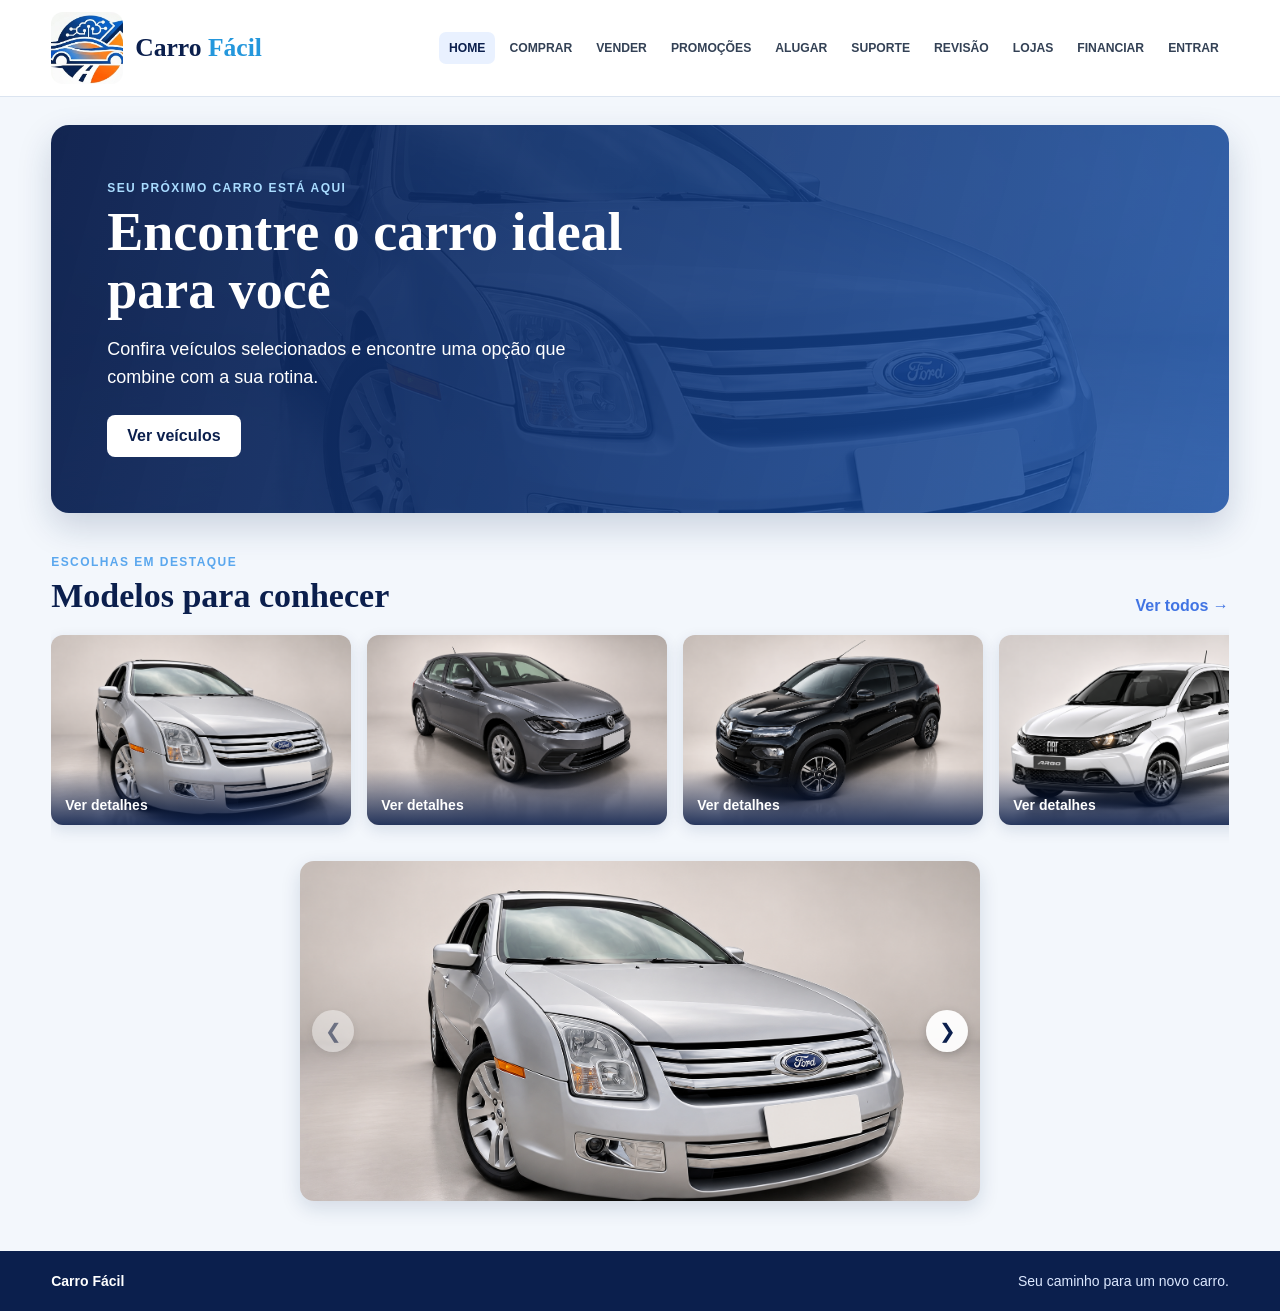
<file: index.html>
<!DOCTYPE html>
<html lang="pt-BR">
<head>
    <meta charset="UTF-8">
    <meta name="viewport" content="width=device-width, initial-scale=1.0">
    <meta name="description" content="Carro Fácil: encontre seu próximo veículo com praticidade e segurança.">
    <link rel="stylesheet" href="css/estilos.css">
    <title>Carro Fácil | Encontre seu próximo carro</title>
</head>
<body>
    <header class="cabecalho">
        <a class="identidade" href="index.html" aria-label="Carro Fácil - Página inicial">
            <span class="logo"><img src="img/Gemini_Generated_Image_7qf4hd7qf4hd7qf4sitecarro.jpg" alt=""></span>
            <span class="nome-empresa"><span>Carro</span> <span>Fácil</span></span>
        </a>
        <nav aria-label="Navegação principal">
            <a class="menuativo" href="index.html" aria-current="page">Home</a>
            <a href="comprar.html">Comprar</a><a href="vender.html">Vender</a><a href="promoções.html">Promoções</a>
            <a href="alugar.html">Alugar</a><a href="suporte.html">Suporte</a><a href="revisão.html">Revisão</a>
            <a href="lojas.html">Lojas</a><a href="financiar.html">Financiar</a><a href="entrar.html">Entrar</a>
        </nav>
    </header>
    <main>
        <section class="apresentacao" aria-labelledby="titulo-principal">
            <div>
                <p class="sobretitulo">SEU PRÓXIMO CARRO ESTÁ AQUI</p>
                <h1 id="titulo-principal">Encontre o carro ideal para você</h1>
                <p>Confira veículos selecionados e encontre uma opção que combine com a sua rotina.</p>
                <a class="botao-principal" href="comprar.html">Ver veículos</a>
            </div>
        </section>
        <section class="destaques" aria-labelledby="titulo-destaques">
            <div class="titulo-secao">
                <div><p class="sobretitulo">ESCOLHAS EM DESTAQUE</p><h2 id="titulo-destaques">Modelos para conhecer</h2></div>
                <a class="link-simples" href="comprar.html">Ver todos →</a>
            </div>
            <div class="imagens" aria-label="Modelos em destaque; role horizontalmente para ver mais">
                <a href="comprar.html#carro-1"><img src="img/veiculo-01-estudio.png" alt="Carro prata em destaque"><span>Ver detalhes</span></a>
                <a href="comprar.html#carro-2"><img src="img/veiculo-02-estudio.png" alt="Carro cinza em exposição"><span>Ver detalhes</span></a>
                <a href="comprar.html#carro-3"><img src="img/veiculo-03-estudio.png" alt="Carro preto em exposição"><span>Ver detalhes</span></a>
                <a href="comprar.html#carro-4"><img src="img/veiculo-04-estudio.png" alt="Carro branco em fundo claro"><span>Ver detalhes</span></a>
                <a href="comprar.html#carro-5"><img src="img/veiculo-05-estudio.png" alt="SUV vermelho"><span>Ver detalhes</span></a>
                <a href="comprar.html#carro-6"><img src="img/veiculo-06-estudio.png" alt="SUV branco"><span>Ver detalhes</span></a>
                <a href="comprar.html#carro-7"><img src="img/veiculo-07-estudio.png" alt="Sedã prata"><span>Ver detalhes</span></a>
                <a href="comprar.html#carro-8"><img src="img/veiculo-08-estudio.png" alt="SUV prata em exposição"><span>Ver detalhes</span></a>
                <a href="comprar.html#carro-9"><img src="img/veiculo-09-estudio.png" alt="SUV azul"><span>Ver detalhes</span></a>
                <a href="comprar.html#carro-10"><img src="img/veiculo-10-estudio.png" alt="Carro preto visto de frente"><span>Ver detalhes</span></a>
            </div>
        </section>
        <section class="carrossel-informacoes" aria-label="Mais opções de veículos">
            <button class="seta-carrossel anterior" type="button" aria-label="Imagem anterior" disabled>&#10094;</button>
            <div class="informacoes">
                <a href="comprar.html#carro-1"><img src="img/veiculo-01-estudio.png" alt="Ver detalhes do carro prata"></a>
                <a href="comprar.html#carro-2"><img src="img/veiculo-02-estudio.png" alt="Ver detalhes do carro cinza"></a>
            </div>
            <button class="seta-carrossel proxima" type="button" aria-label="Próxima imagem">&#10095;</button>
        </section>
    </main>
    <footer><span>Carro Fácil</span><span>Seu caminho para um novo carro.</span></footer>
    <script src="js/script.js"></script>
</body>
</html>
</file>
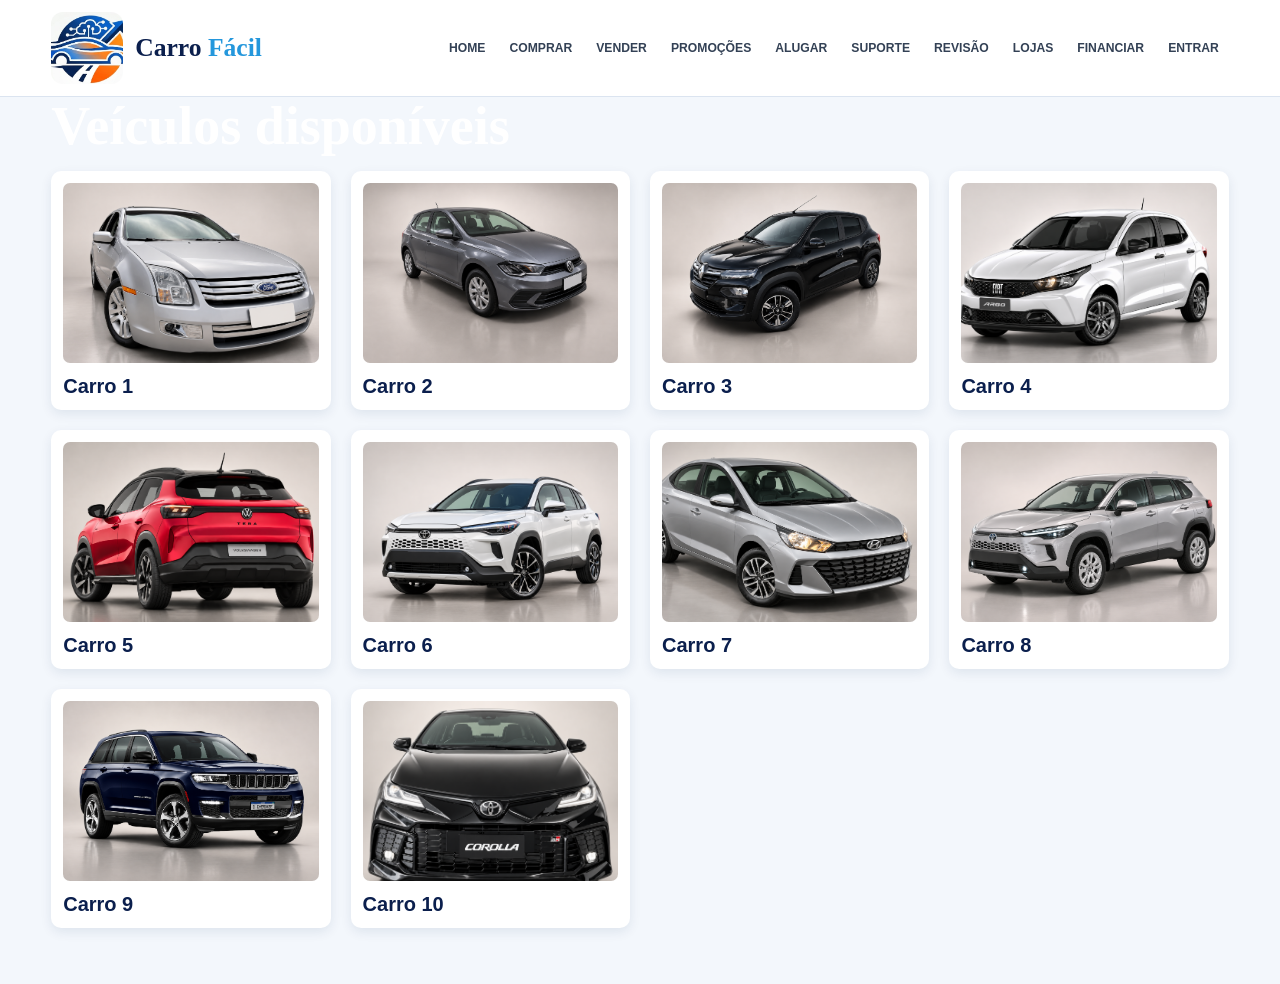
<file: comprar.html>
<!DOCTYPE html>
<html lang="pt-br">
<head>
    <meta charset="UTF-8">
    <meta name="viewport" content="width=device-width, initial-scale=1.0">
    <link rel="stylesheet" href="css/estilos.css">
    <title>Avaliação</title>
    <style>
        .menuativo{
            background-color: aqua;
        }
    </style>
</head>
<body>
    <header>
        <div class="identidade">
            <div class="logo">
                <img src="img/Gemini_Generated_Image_7qf4hd7qf4hd7qf4sitecarro.jpg" alt="Logo da empresa">
            </div>
            <span class="nome-empresa"><span>Carro</span> <span>Fácil</span></span>
        </div>
        <nav>
            <a href="index.html">HOME</a>
            <a href="comprar.html">COMPRAR</a>
            <a href="vender.html">VENDER</a>
            <a href="promoções.html">PROMOÇÕES</a>
            <a href="alugar.html">ALUGAR</a>
            <a href="suporte.html">SUPORTE</a>
            <a href="revisão.html">REVISÃO</a>
            <a href="lojas.html">LOJAS</a>
            <a href="financiar.html">FINANCIAR</a>
            <a href="entrar.html">ENTRAR</a>
        </nav>
    </header>
    <main>
        <h1>Veículos disponíveis</h1>
        <section class="lista-carros" aria-label="Lista de veículos">
            <article id="carro-1" class="carro">
                <img src="img/veiculo-01-estudio.png" alt="Carro prata em destaque">
                <h2>Carro 1</h2>
            </article>
            <article id="carro-2" class="carro">
                <img src="img/veiculo-02-estudio.png" alt="Carro cinza em exposição">
                <h2>Carro 2</h2>
            </article>
            <article id="carro-3" class="carro">
                <img src="img/veiculo-03-estudio.png" alt="Carro preto em exposição">
                <h2>Carro 3</h2>
            </article>
            <article id="carro-4" class="carro">
                <img src="img/veiculo-04-estudio.png" alt="Carro branco em fundo claro">
                <h2>Carro 4</h2>
            </article>
            <article id="carro-5" class="carro">
                <img src="img/veiculo-05-estudio.png" alt="SUV vermelho">
                <h2>Carro 5</h2>
            </article>
            <article id="carro-6" class="carro">
                <img src="img/veiculo-06-estudio.png" alt="SUV branco">
                <h2>Carro 6</h2>
            </article>
            <article id="carro-7" class="carro">
                <img src="img/veiculo-07-estudio.png" alt="Sedã prata">
                <h2>Carro 7</h2>
            </article>
            <article id="carro-8" class="carro">
                <img src="img/veiculo-08-estudio.png" alt="SUV prata em exposição">
                <h2>Carro 8</h2>
            </article>
            <article id="carro-9" class="carro">
                <img src="img/veiculo-09-estudio.png" alt="SUV azul">
                <h2>Carro 9</h2>
            </article>
            <article id="carro-10" class="carro">
                <img src="img/veiculo-10-estudio.png" alt="Carro preto visto de frente">
                <h2>Carro 10</h2>
            </article>
        </section>
    </main>
</body>
</html>
</file>
<file: css/estilos.css>
:root { --azul-escuro:#0b1f4d; --azul:#4174e3; --azul-claro:#e9f1ff; --texto:#1e293b; --fundo:#f3f7fc; --branco:#fff; }
* { box-sizing:border-box; }
html { scroll-behavior:smooth; }
body { margin:0; color:var(--texto); background:var(--fundo); font-family:Arial,Helvetica,sans-serif; }
img { display:block; width:100%; height:auto; }
.cabecalho, header { display:flex; align-items:center; justify-content:space-between; gap:24px; padding:12px clamp(18px,4vw,64px); background:var(--branco); border-bottom:1px solid #dbe4f0; }
.identidade { display:flex; flex:0 0 auto; align-items:center; gap:12px; color:inherit; text-decoration:none; }
.logo { width:clamp(52px,6vw,72px); overflow:hidden; border-radius:12px; }
.logo img { aspect-ratio:1; object-fit:cover; }
.nome-empresa { font-family:Georgia,'Times New Roman',serif; font-size:clamp(18px,2vw,26px); font-weight:bold; white-space:nowrap; }
.nome-empresa span:first-child { color:var(--azul-escuro); }.nome-empresa span:last-child { color:#2497dc; }
nav { display:flex; flex:1; justify-content:flex-end; align-items:center; flex-wrap:wrap; gap:4px; }
nav a { padding:9px 10px; border-radius:7px; color:#334155; font-size:clamp(10px,.95vw,14px); font-weight:bold; text-decoration:none; text-transform:uppercase; transition:background-color .2s,color .2s,transform .2s; }
nav a:hover,nav a:focus-visible,nav a.menuativo { color:var(--azul-escuro); background:var(--azul-claro); } nav a:hover { transform:translateY(-1px); }
main { max-width:1280px; margin:0 auto; padding:0 clamp(18px,4vw,64px) 40px; }
.apresentacao { display:grid; align-items:center; min-height:260px; margin:28px 0 42px; padding:clamp(28px,5vw,56px); overflow:hidden; border-radius:18px; color:var(--branco); background:linear-gradient(105deg,rgba(11,31,77,.96),rgba(25,82,169,.84)),url('../img/veiculo-01-estudio.png') center/cover; box-shadow:0 14px 34px rgba(15,42,87,.18); }
.apresentacao > div { max-width:610px; }.sobretitulo { margin:0 0 8px; color:#5aa7ee; font-size:12px; font-weight:bold; letter-spacing:.12em; }.apresentacao .sobretitulo { color:#a9dcff; }
h1,h2 { margin:0; color:var(--azul-escuro); font-family:Georgia,'Times New Roman',serif; } h1 { color:var(--branco); font-size:clamp(32px,5vw,54px); line-height:1.08; }
.apresentacao p:not(.sobretitulo) { max-width:510px; margin:16px 0 24px; font-size:clamp(15px,1.8vw,18px); line-height:1.55; }
.botao-principal { display:inline-block; padding:12px 20px; border-radius:8px; color:var(--azul-escuro); background:var(--branco); font-weight:bold; text-decoration:none; transition:transform .2s,background-color .2s; }.botao-principal:hover,.botao-principal:focus-visible { background:#dff1ff; transform:translateY(-2px); }
.titulo-secao { display:flex; align-items:end; justify-content:space-between; gap:16px; } h2 { font-size:clamp(25px,3vw,34px); }.link-simples { color:var(--azul); font-weight:bold; text-decoration:none; white-space:nowrap; }.link-simples:hover,.link-simples:focus-visible { text-decoration:underline; }
.imagens { display:flex; gap:16px; width:100%; padding:20px 2px 28px; overflow-x:auto; scroll-snap-type:x mandatory; overscroll-behavior-x:contain; }
.imagens a { position:relative; flex:0 0 clamp(220px,28vw,300px); overflow:hidden; border-radius:12px; color:var(--branco); scroll-snap-align:start; box-shadow:0 5px 15px rgba(15,42,87,.12); }.imagens img { height:190px; object-fit:cover; transition:transform .3s; }.imagens span { position:absolute; right:0; bottom:0; left:0; padding:28px 14px 12px; background:linear-gradient(transparent,rgba(11,31,77,.86)); font-size:14px; font-weight:bold; }.imagens a:hover img { transform:scale(1.05); }.imagens a:focus-visible,.informacoes a:focus-visible { outline:3px solid #2497dc; outline-offset:3px; }
.carrossel-informacoes { position:relative; width:min(100%,680px); margin:8px auto 10px; }.informacoes { display:flex; overflow-x:auto; border-radius:14px; scroll-behavior:smooth; scroll-snap-type:x mandatory; scrollbar-width:none; box-shadow:0 7px 20px rgba(15,42,87,.14); }.informacoes::-webkit-scrollbar { display:none; }.informacoes a { flex:0 0 100%; scroll-snap-align:start; }.informacoes img { height:clamp(200px,35vw,340px); object-fit:cover; }.seta-carrossel { position:absolute; z-index:1; top:50%; width:42px; height:42px; border:0; border-radius:50%; color:var(--azul-escuro); background:rgba(255,255,255,.94); font-size:20px; cursor:pointer; transform:translateY(-50%); box-shadow:0 3px 10px rgba(0,0,0,.18); }.seta-carrossel.anterior { left:12px; }.seta-carrossel.proxima { right:12px; }.seta-carrossel:disabled { opacity:.45; cursor:default; }
footer { display:flex; justify-content:space-between; gap:16px; padding:22px clamp(18px,4vw,64px); color:#dce8ff; background:var(--azul-escuro); font-size:14px; } footer span:first-child { color:var(--branco); font-weight:bold; }
/* Componentes compartilhados pelas páginas internas */
.lista-carros { display:grid; grid-template-columns:repeat(auto-fit,minmax(min(100%,240px),1fr)); gap:20px; padding:16px 0; }.carro { padding:12px; background:var(--branco); border-radius:10px; box-shadow:0 4px 12px rgba(15,42,87,.09); scroll-margin-top:16px; }.carro img { height:180px; border-radius:7px; object-fit:cover; }.carro h2 { margin-top:12px; font-family:Arial,Helvetica,sans-serif; font-size:20px; }
@media (max-width:850px) { .cabecalho,header { flex-direction:column; } nav { justify-content:center; } }
@media (max-width:560px) { .cabecalho,header { padding:12px 16px; } nav a { padding:8px 7px; font-size:10px; } main { padding-right:16px; padding-left:16px; } .apresentacao { margin-top:18px; border-radius:13px; } .titulo-secao { align-items:flex-start; flex-direction:column; gap:8px; } footer { align-items:flex-start; flex-direction:column; padding:20px 16px; } }
</file>
